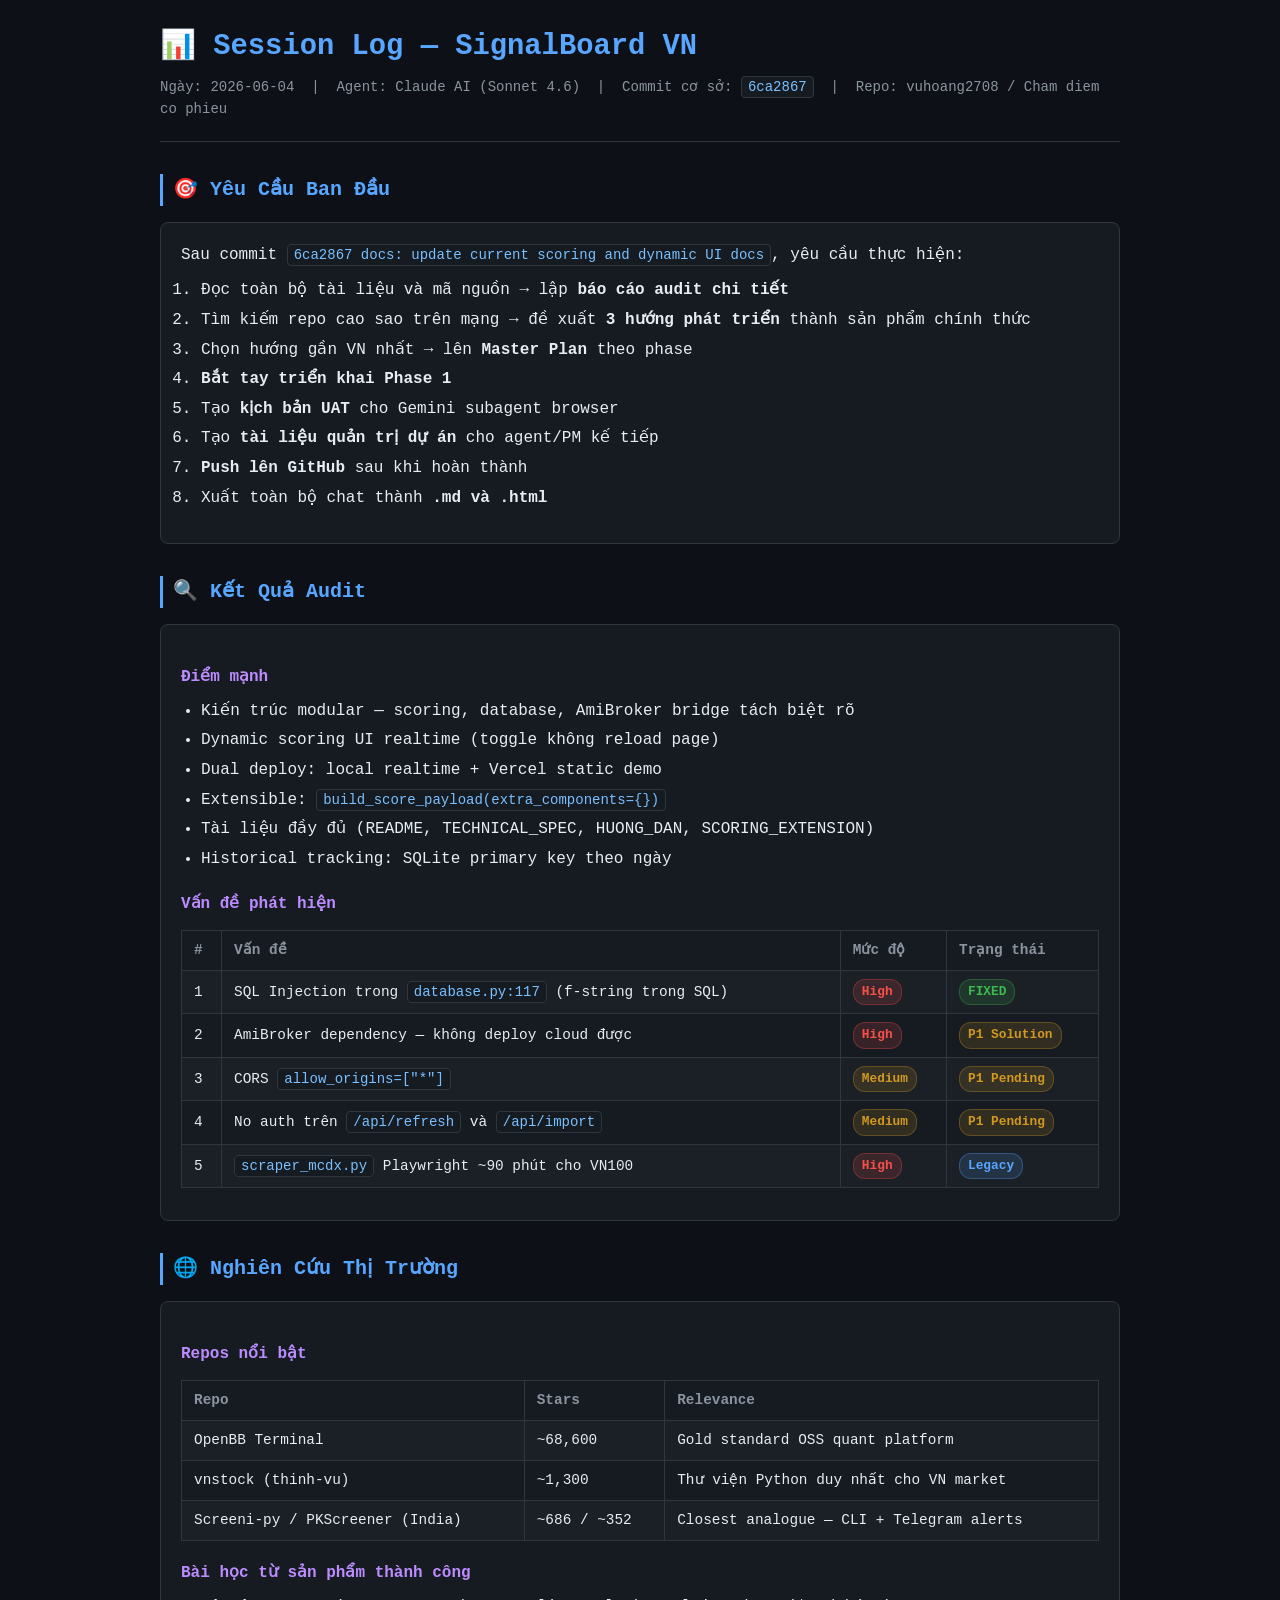
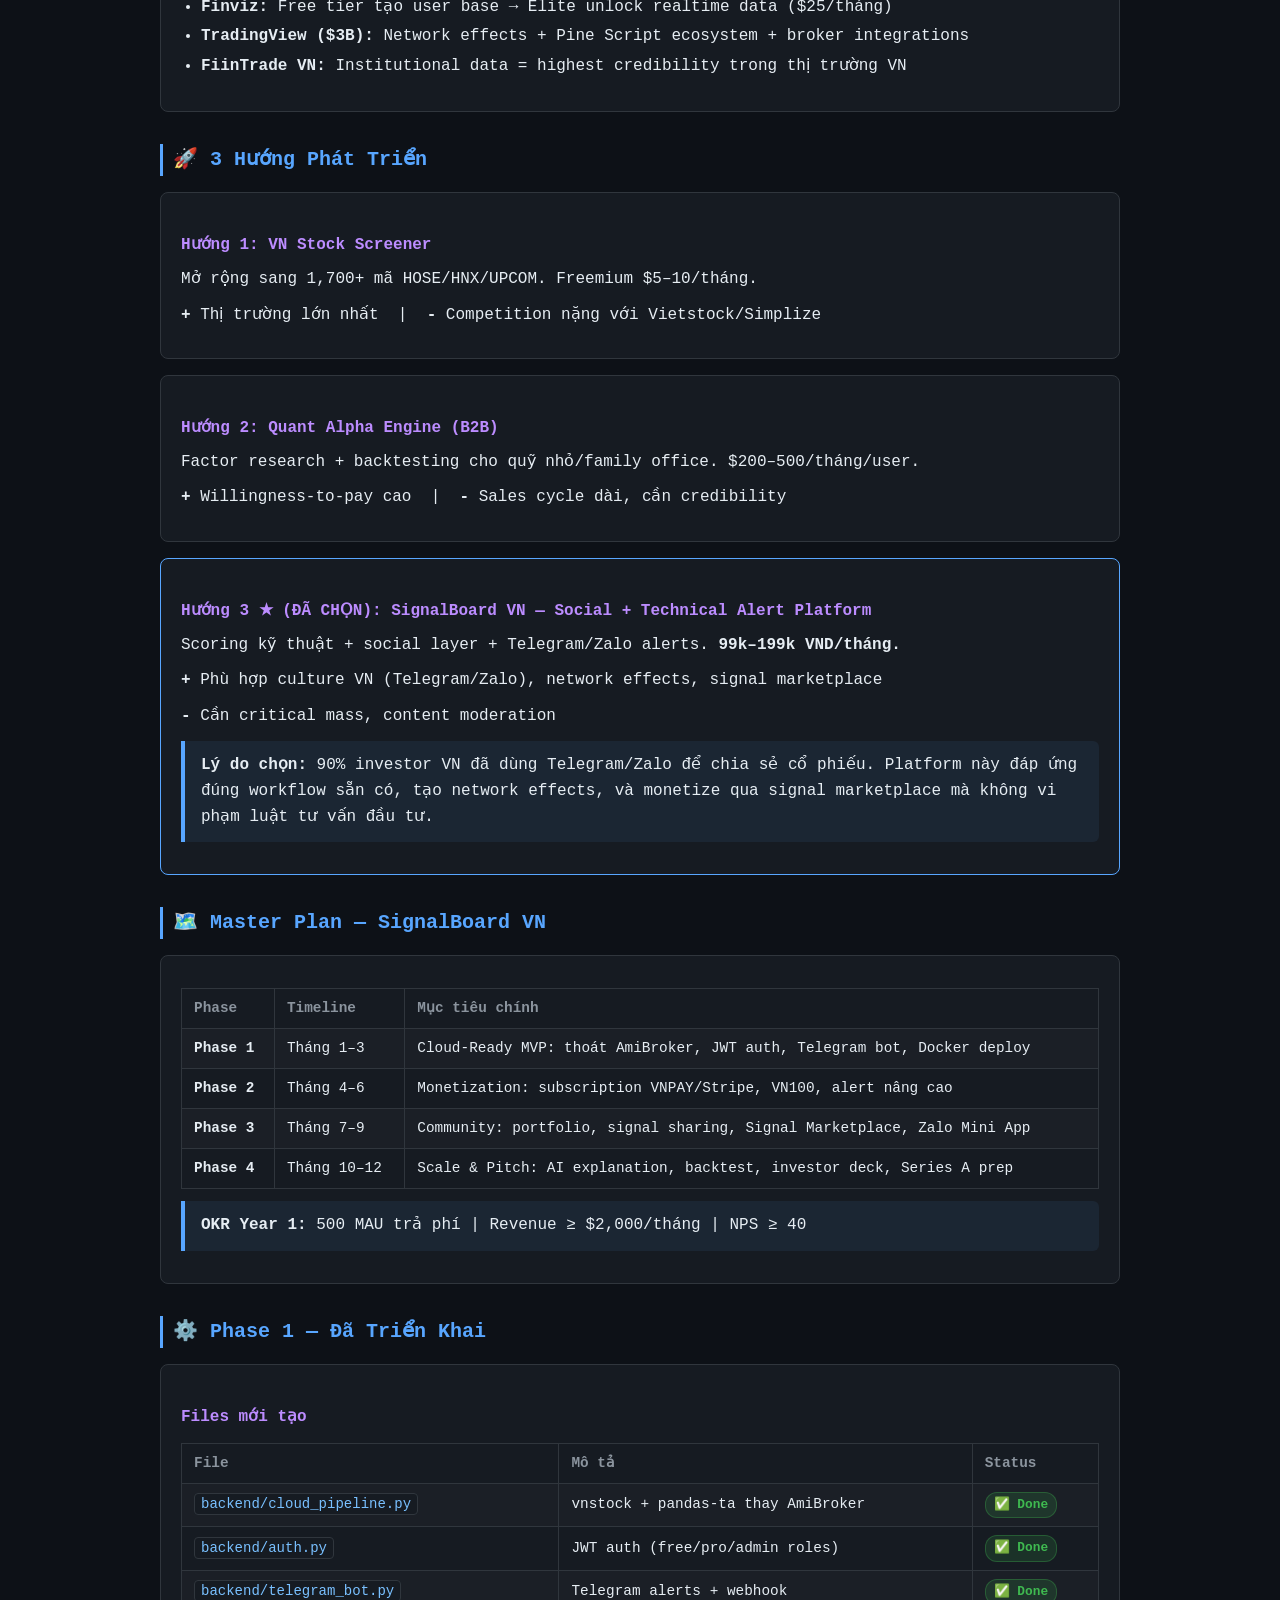
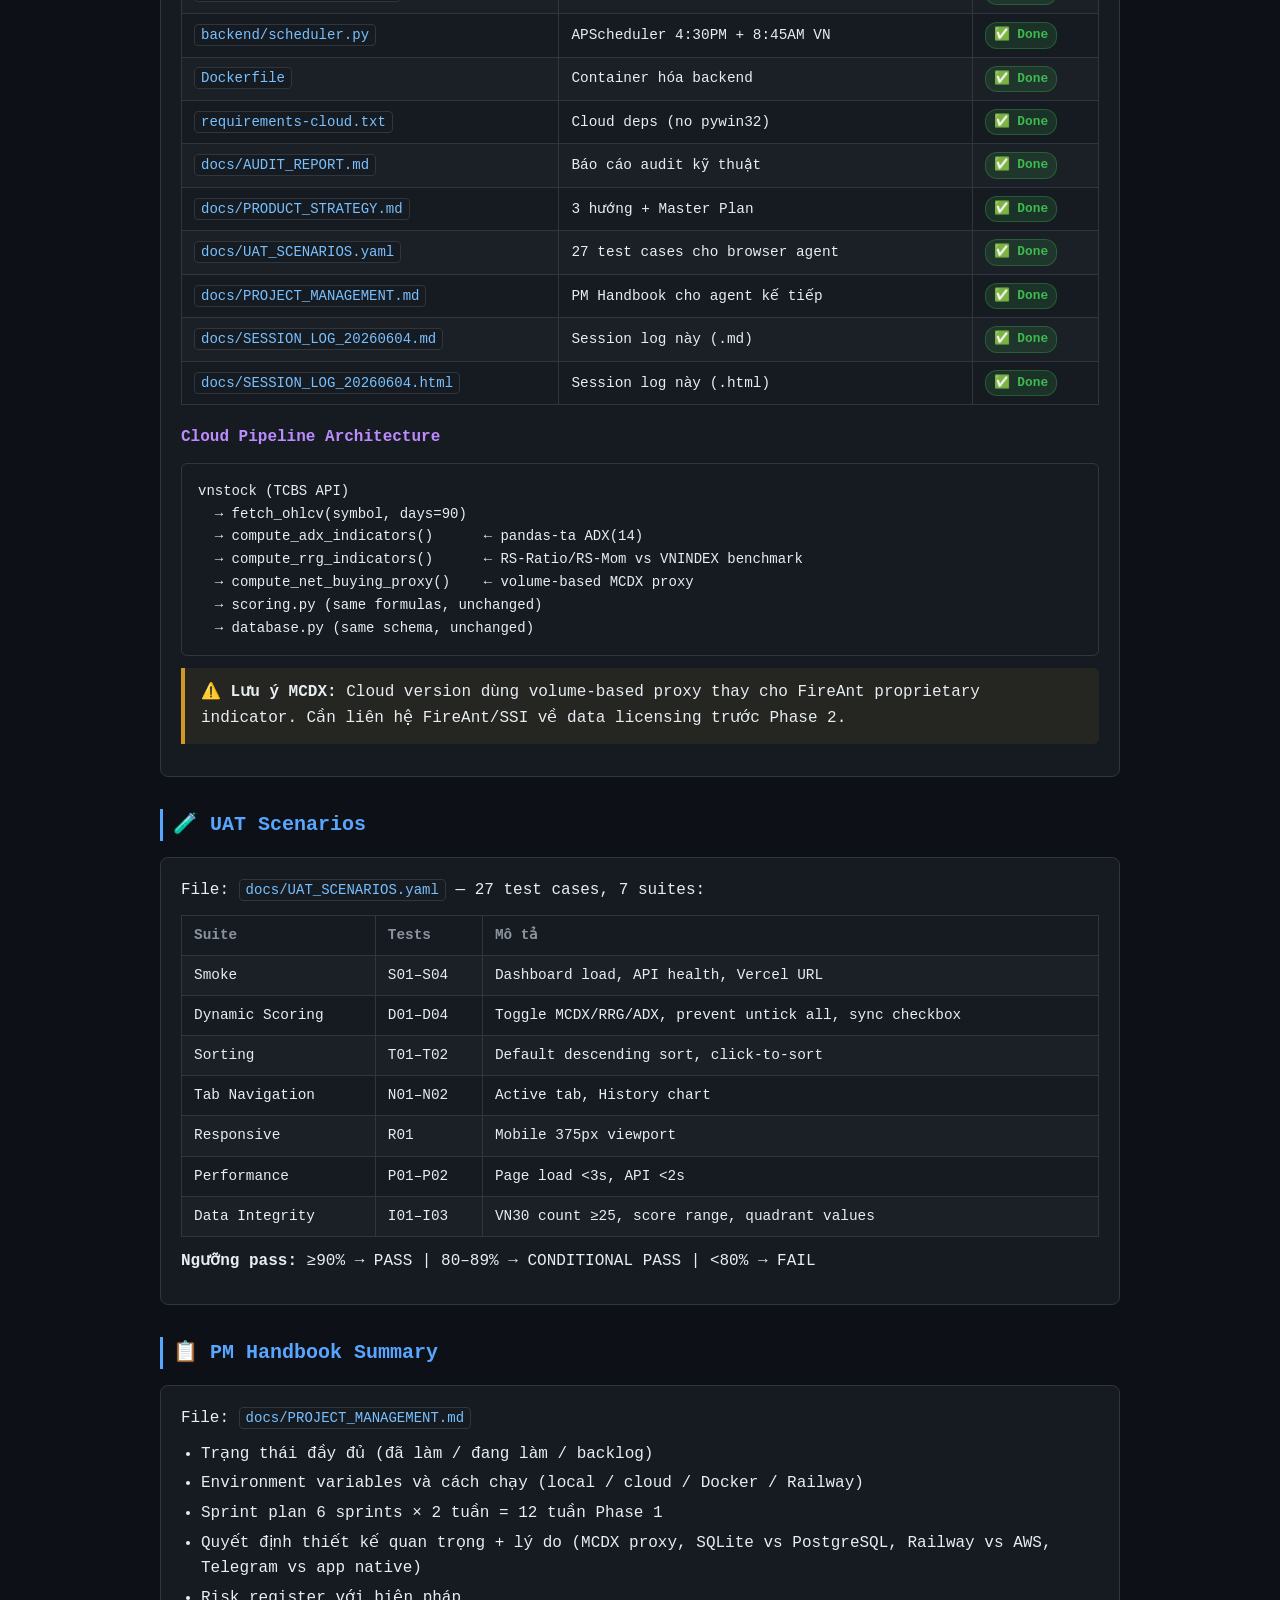
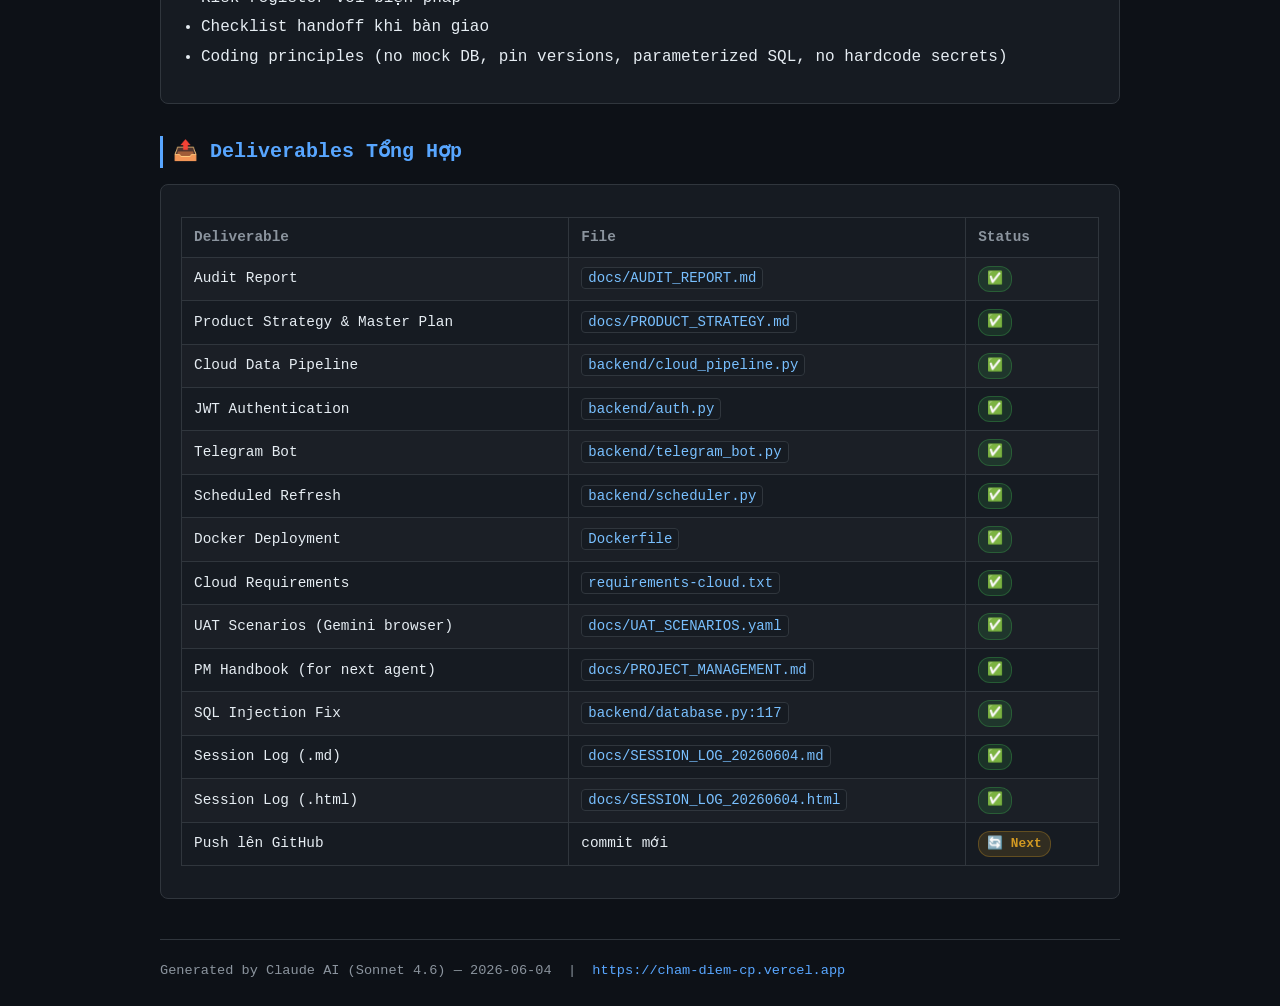
<file: docs/SESSION_LOG_20260604.html>
<!DOCTYPE html>
<html lang="vi">
<head>
<meta charset="UTF-8">
<meta name="viewport" content="width=device-width, initial-scale=1.0">
<title>Session Log — SignalBoard VN — 2026-06-04</title>
<style>
  :root {
    --bg: #0d1117; --surface: #161b22; --border: #30363d;
    --text: #e6edf3; --muted: #8b949e; --accent: #58a6ff;
    --green: #3fb950; --yellow: #d29922; --red: #f85149;
    --purple: #bc8cff;
  }
  * { box-sizing: border-box; margin: 0; padding: 0; }
  body { background: var(--bg); color: var(--text); font-family: -apple-system, BlinkMacSystemFont, "Segoe UI", monospace; line-height: 1.6; padding: 24px; }
  .container { max-width: 960px; margin: 0 auto; }
  header { border-bottom: 1px solid var(--border); padding-bottom: 20px; margin-bottom: 28px; }
  header h1 { font-size: 1.8rem; color: var(--accent); }
  header .meta { color: var(--muted); font-size: 0.875rem; margin-top: 6px; }
  h2 { font-size: 1.25rem; color: var(--accent); margin: 32px 0 12px; border-left: 3px solid var(--accent); padding-left: 10px; }
  h3 { font-size: 1rem; color: var(--purple); margin: 20px 0 8px; }
  p { margin-bottom: 10px; }
  ul, ol { margin: 8px 0 12px 20px; }
  li { margin-bottom: 4px; }
  code { background: var(--surface); border: 1px solid var(--border); border-radius: 4px; padding: 2px 6px; font-size: 0.875rem; color: #79c0ff; }
  pre { background: var(--surface); border: 1px solid var(--border); border-radius: 6px; padding: 16px; overflow-x: auto; margin: 12px 0; }
  pre code { background: none; border: none; padding: 0; color: #e6edf3; }
  table { width: 100%; border-collapse: collapse; margin: 12px 0; font-size: 0.9rem; }
  th { background: var(--surface); border: 1px solid var(--border); padding: 8px 12px; color: var(--muted); text-align: left; }
  td { border: 1px solid var(--border); padding: 8px 12px; }
  tr:nth-child(even) td { background: rgba(255,255,255,0.02); }
  .badge { display: inline-block; padding: 2px 8px; border-radius: 12px; font-size: 0.8rem; font-weight: 600; }
  .badge-green { background: rgba(63,185,80,0.15); color: var(--green); border: 1px solid rgba(63,185,80,0.3); }
  .badge-yellow { background: rgba(210,153,34,0.15); color: var(--yellow); border: 1px solid rgba(210,153,34,0.3); }
  .badge-red { background: rgba(248,81,73,0.15); color: var(--red); border: 1px solid rgba(248,81,73,0.3); }
  .badge-blue { background: rgba(88,166,255,0.15); color: var(--accent); border: 1px solid rgba(88,166,255,0.3); }
  .section { background: var(--surface); border: 1px solid var(--border); border-radius: 8px; padding: 20px; margin: 16px 0; }
  .check { color: var(--green); } .pend { color: var(--yellow); } .prog { color: var(--accent); }
  .callout { background: rgba(88,166,255,0.08); border-left: 4px solid var(--accent); padding: 12px 16px; margin: 12px 0; border-radius: 0 6px 6px 0; }
  .callout.warning { background: rgba(210,153,34,0.08); border-color: var(--yellow); }
  a { color: var(--accent); text-decoration: none; }
  a:hover { text-decoration: underline; }
</style>
</head>
<body>
<div class="container">

<header>
  <h1>📊 Session Log — SignalBoard VN</h1>
  <div class="meta">
    Ngày: 2026-06-04 &nbsp;|&nbsp;
    Agent: Claude AI (Sonnet 4.6) &nbsp;|&nbsp;
    Commit cơ sở: <code>6ca2867</code> &nbsp;|&nbsp;
    Repo: vuhoang2708 / Cham diem co phieu
  </div>
</header>

<h2>🎯 Yêu Cầu Ban Đầu</h2>
<div class="section">
  <p>Sau commit <code>6ca2867 docs: update current scoring and dynamic UI docs</code>, yêu cầu thực hiện:</p>
  <ol>
    <li>Đọc toàn bộ tài liệu và mã nguồn → lập <strong>báo cáo audit chi tiết</strong></li>
    <li>Tìm kiếm repo cao sao trên mạng → đề xuất <strong>3 hướng phát triển</strong> thành sản phẩm chính thức</li>
    <li>Chọn hướng gần VN nhất → lên <strong>Master Plan</strong> theo phase</li>
    <li><strong>Bắt tay triển khai Phase 1</strong></li>
    <li>Tạo <strong>kịch bản UAT</strong> cho Gemini subagent browser</li>
    <li>Tạo <strong>tài liệu quản trị dự án</strong> cho agent/PM kế tiếp</li>
    <li><strong>Push lên GitHub</strong> sau khi hoàn thành</li>
    <li>Xuất toàn bộ chat thành <strong>.md và .html</strong></li>
  </ol>
</div>

<h2>🔍 Kết Quả Audit</h2>
<div class="section">
  <h3>Điểm mạnh</h3>
  <ul>
    <li>Kiến trúc modular — scoring, database, AmiBroker bridge tách biệt rõ</li>
    <li>Dynamic scoring UI realtime (toggle không reload page)</li>
    <li>Dual deploy: local realtime + Vercel static demo</li>
    <li>Extensible: <code>build_score_payload(extra_components={})</code></li>
    <li>Tài liệu đầy đủ (README, TECHNICAL_SPEC, HUONG_DAN, SCORING_EXTENSION)</li>
    <li>Historical tracking: SQLite primary key theo ngày</li>
  </ul>
  <h3>Vấn đề phát hiện</h3>
  <table>
    <tr><th>#</th><th>Vấn đề</th><th>Mức độ</th><th>Trạng thái</th></tr>
    <tr><td>1</td><td>SQL Injection trong <code>database.py:117</code> (f-string trong SQL)</td><td><span class="badge badge-red">High</span></td><td><span class="badge badge-green">FIXED</span></td></tr>
    <tr><td>2</td><td>AmiBroker dependency — không deploy cloud được</td><td><span class="badge badge-red">High</span></td><td><span class="badge badge-yellow">P1 Solution</span></td></tr>
    <tr><td>3</td><td>CORS <code>allow_origins=["*"]</code></td><td><span class="badge badge-yellow">Medium</span></td><td><span class="badge badge-yellow">P1 Pending</span></td></tr>
    <tr><td>4</td><td>No auth trên <code>/api/refresh</code> và <code>/api/import</code></td><td><span class="badge badge-yellow">Medium</span></td><td><span class="badge badge-yellow">P1 Pending</span></td></tr>
    <tr><td>5</td><td><code>scraper_mcdx.py</code> Playwright ~90 phút cho VN100</td><td><span class="badge badge-red">High</span></td><td><span class="badge badge-blue">Legacy</span></td></tr>
  </table>
</div>

<h2>🌐 Nghiên Cứu Thị Trường</h2>
<div class="section">
  <h3>Repos nổi bật</h3>
  <table>
    <tr><th>Repo</th><th>Stars</th><th>Relevance</th></tr>
    <tr><td>OpenBB Terminal</td><td>~68,600</td><td>Gold standard OSS quant platform</td></tr>
    <tr><td>vnstock (thinh-vu)</td><td>~1,300</td><td>Thư viện Python duy nhất cho VN market</td></tr>
    <tr><td>Screeni-py / PKScreener (India)</td><td>~686 / ~352</td><td>Closest analogue — CLI + Telegram alerts</td></tr>
  </table>
  <h3>Bài học từ sản phẩm thành công</h3>
  <ul>
    <li><strong>Finviz:</strong> Free tier tạo user base → Elite unlock realtime data ($25/tháng)</li>
    <li><strong>TradingView ($3B):</strong> Network effects + Pine Script ecosystem + broker integrations</li>
    <li><strong>FiinTrade VN:</strong> Institutional data = highest credibility trong thị trường VN</li>
  </ul>
</div>

<h2>🚀 3 Hướng Phát Triển</h2>

<div class="section">
  <h3>Hướng 1: VN Stock Screener</h3>
  <p>Mở rộng sang 1,700+ mã HOSE/HNX/UPCOM. Freemium $5–10/tháng.</p>
  <p><strong>+</strong> Thị trường lớn nhất &nbsp;|&nbsp; <strong>-</strong> Competition nặng với Vietstock/Simplize</p>
</div>

<div class="section">
  <h3>Hướng 2: Quant Alpha Engine (B2B)</h3>
  <p>Factor research + backtesting cho quỹ nhỏ/family office. $200–500/tháng/user.</p>
  <p><strong>+</strong> Willingness-to-pay cao &nbsp;|&nbsp; <strong>-</strong> Sales cycle dài, cần credibility</p>
</div>

<div class="section" style="border-color: var(--accent);">
  <h3>Hướng 3 ★ (ĐÃ CHỌN): SignalBoard VN — Social + Technical Alert Platform</h3>
  <p>Scoring kỹ thuật + social layer + Telegram/Zalo alerts. <strong>99k–199k VND/tháng.</strong></p>
  <p><strong>+</strong> Phù hợp culture VN (Telegram/Zalo), network effects, signal marketplace</p>
  <p><strong>-</strong> Cần critical mass, content moderation</p>
  <div class="callout">
    <strong>Lý do chọn:</strong> 90% investor VN đã dùng Telegram/Zalo để chia sẻ cổ phiếu. Platform này đáp ứng đúng workflow sẵn có, tạo network effects, và monetize qua signal marketplace mà không vi phạm luật tư vấn đầu tư.
  </div>
</div>

<h2>🗺️ Master Plan — SignalBoard VN</h2>
<div class="section">
  <table>
    <tr><th>Phase</th><th>Timeline</th><th>Mục tiêu chính</th></tr>
    <tr><td><strong>Phase 1</strong></td><td>Tháng 1–3</td><td>Cloud-Ready MVP: thoát AmiBroker, JWT auth, Telegram bot, Docker deploy</td></tr>
    <tr><td><strong>Phase 2</strong></td><td>Tháng 4–6</td><td>Monetization: subscription VNPAY/Stripe, VN100, alert nâng cao</td></tr>
    <tr><td><strong>Phase 3</strong></td><td>Tháng 7–9</td><td>Community: portfolio, signal sharing, Signal Marketplace, Zalo Mini App</td></tr>
    <tr><td><strong>Phase 4</strong></td><td>Tháng 10–12</td><td>Scale & Pitch: AI explanation, backtest, investor deck, Series A prep</td></tr>
  </table>
  <div class="callout">
    <strong>OKR Year 1:</strong> 500 MAU trả phí | Revenue ≥ $2,000/tháng | NPS ≥ 40
  </div>
</div>

<h2>⚙️ Phase 1 — Đã Triển Khai</h2>
<div class="section">
  <h3>Files mới tạo</h3>
  <table>
    <tr><th>File</th><th>Mô tả</th><th>Status</th></tr>
    <tr><td><code>backend/cloud_pipeline.py</code></td><td>vnstock + pandas-ta thay AmiBroker</td><td><span class="badge badge-green">✅ Done</span></td></tr>
    <tr><td><code>backend/auth.py</code></td><td>JWT auth (free/pro/admin roles)</td><td><span class="badge badge-green">✅ Done</span></td></tr>
    <tr><td><code>backend/telegram_bot.py</code></td><td>Telegram alerts + webhook</td><td><span class="badge badge-green">✅ Done</span></td></tr>
    <tr><td><code>backend/scheduler.py</code></td><td>APScheduler 4:30PM + 8:45AM VN</td><td><span class="badge badge-green">✅ Done</span></td></tr>
    <tr><td><code>Dockerfile</code></td><td>Container hóa backend</td><td><span class="badge badge-green">✅ Done</span></td></tr>
    <tr><td><code>requirements-cloud.txt</code></td><td>Cloud deps (no pywin32)</td><td><span class="badge badge-green">✅ Done</span></td></tr>
    <tr><td><code>docs/AUDIT_REPORT.md</code></td><td>Báo cáo audit kỹ thuật</td><td><span class="badge badge-green">✅ Done</span></td></tr>
    <tr><td><code>docs/PRODUCT_STRATEGY.md</code></td><td>3 hướng + Master Plan</td><td><span class="badge badge-green">✅ Done</span></td></tr>
    <tr><td><code>docs/UAT_SCENARIOS.yaml</code></td><td>27 test cases cho browser agent</td><td><span class="badge badge-green">✅ Done</span></td></tr>
    <tr><td><code>docs/PROJECT_MANAGEMENT.md</code></td><td>PM Handbook cho agent kế tiếp</td><td><span class="badge badge-green">✅ Done</span></td></tr>
    <tr><td><code>docs/SESSION_LOG_20260604.md</code></td><td>Session log này (.md)</td><td><span class="badge badge-green">✅ Done</span></td></tr>
    <tr><td><code>docs/SESSION_LOG_20260604.html</code></td><td>Session log này (.html)</td><td><span class="badge badge-green">✅ Done</span></td></tr>
  </table>

  <h3>Cloud Pipeline Architecture</h3>
  <pre><code>vnstock (TCBS API)
  → fetch_ohlcv(symbol, days=90)
  → compute_adx_indicators()      ← pandas-ta ADX(14)
  → compute_rrg_indicators()      ← RS-Ratio/RS-Mom vs VNINDEX benchmark
  → compute_net_buying_proxy()    ← volume-based MCDX proxy
  → scoring.py (same formulas, unchanged)
  → database.py (same schema, unchanged)</code></pre>

  <div class="callout warning">
    <strong>⚠️ Lưu ý MCDX:</strong> Cloud version dùng volume-based proxy thay cho FireAnt proprietary indicator. Cần liên hệ FireAnt/SSI về data licensing trước Phase 2.
  </div>
</div>

<h2>🧪 UAT Scenarios</h2>
<div class="section">
  <p>File: <code>docs/UAT_SCENARIOS.yaml</code> — 27 test cases, 7 suites:</p>
  <table>
    <tr><th>Suite</th><th>Tests</th><th>Mô tả</th></tr>
    <tr><td>Smoke</td><td>S01–S04</td><td>Dashboard load, API health, Vercel URL</td></tr>
    <tr><td>Dynamic Scoring</td><td>D01–D04</td><td>Toggle MCDX/RRG/ADX, prevent untick all, sync checkbox</td></tr>
    <tr><td>Sorting</td><td>T01–T02</td><td>Default descending sort, click-to-sort</td></tr>
    <tr><td>Tab Navigation</td><td>N01–N02</td><td>Active tab, History chart</td></tr>
    <tr><td>Responsive</td><td>R01</td><td>Mobile 375px viewport</td></tr>
    <tr><td>Performance</td><td>P01–P02</td><td>Page load &lt;3s, API &lt;2s</td></tr>
    <tr><td>Data Integrity</td><td>I01–I03</td><td>VN30 count ≥25, score range, quadrant values</td></tr>
  </table>
  <p><strong>Ngưỡng pass:</strong> ≥90% → PASS | 80–89% → CONDITIONAL PASS | &lt;80% → FAIL</p>
</div>

<h2>📋 PM Handbook Summary</h2>
<div class="section">
  <p>File: <code>docs/PROJECT_MANAGEMENT.md</code></p>
  <ul>
    <li>Trạng thái đầy đủ (đã làm / đang làm / backlog)</li>
    <li>Environment variables và cách chạy (local / cloud / Docker / Railway)</li>
    <li>Sprint plan 6 sprints × 2 tuần = 12 tuần Phase 1</li>
    <li>Quyết định thiết kế quan trọng + lý do (MCDX proxy, SQLite vs PostgreSQL, Railway vs AWS, Telegram vs app native)</li>
    <li>Risk register với biện pháp</li>
    <li>Checklist handoff khi bàn giao</li>
    <li>Coding principles (no mock DB, pin versions, parameterized SQL, no hardcode secrets)</li>
  </ul>
</div>

<h2>📤 Deliverables Tổng Hợp</h2>
<div class="section">
  <table>
    <tr><th>Deliverable</th><th>File</th><th>Status</th></tr>
    <tr><td>Audit Report</td><td><code>docs/AUDIT_REPORT.md</code></td><td><span class="badge badge-green">✅</span></td></tr>
    <tr><td>Product Strategy & Master Plan</td><td><code>docs/PRODUCT_STRATEGY.md</code></td><td><span class="badge badge-green">✅</span></td></tr>
    <tr><td>Cloud Data Pipeline</td><td><code>backend/cloud_pipeline.py</code></td><td><span class="badge badge-green">✅</span></td></tr>
    <tr><td>JWT Authentication</td><td><code>backend/auth.py</code></td><td><span class="badge badge-green">✅</span></td></tr>
    <tr><td>Telegram Bot</td><td><code>backend/telegram_bot.py</code></td><td><span class="badge badge-green">✅</span></td></tr>
    <tr><td>Scheduled Refresh</td><td><code>backend/scheduler.py</code></td><td><span class="badge badge-green">✅</span></td></tr>
    <tr><td>Docker Deployment</td><td><code>Dockerfile</code></td><td><span class="badge badge-green">✅</span></td></tr>
    <tr><td>Cloud Requirements</td><td><code>requirements-cloud.txt</code></td><td><span class="badge badge-green">✅</span></td></tr>
    <tr><td>UAT Scenarios (Gemini browser)</td><td><code>docs/UAT_SCENARIOS.yaml</code></td><td><span class="badge badge-green">✅</span></td></tr>
    <tr><td>PM Handbook (for next agent)</td><td><code>docs/PROJECT_MANAGEMENT.md</code></td><td><span class="badge badge-green">✅</span></td></tr>
    <tr><td>SQL Injection Fix</td><td><code>backend/database.py:117</code></td><td><span class="badge badge-green">✅</span></td></tr>
    <tr><td>Session Log (.md)</td><td><code>docs/SESSION_LOG_20260604.md</code></td><td><span class="badge badge-green">✅</span></td></tr>
    <tr><td>Session Log (.html)</td><td><code>docs/SESSION_LOG_20260604.html</code></td><td><span class="badge badge-green">✅</span></td></tr>
    <tr><td>Push lên GitHub</td><td>commit mới</td><td><span class="badge badge-yellow">🔄 Next</span></td></tr>
  </table>
</div>

<footer style="margin-top: 40px; padding-top: 20px; border-top: 1px solid var(--border); color: var(--muted); font-size: 0.85rem;">
  Generated by Claude AI (Sonnet 4.6) — 2026-06-04 &nbsp;|&nbsp;
  <a href="https://cham-diem-cp.vercel.app">https://cham-diem-cp.vercel.app</a>
</footer>

</div>
</body>
</html>
</file>
